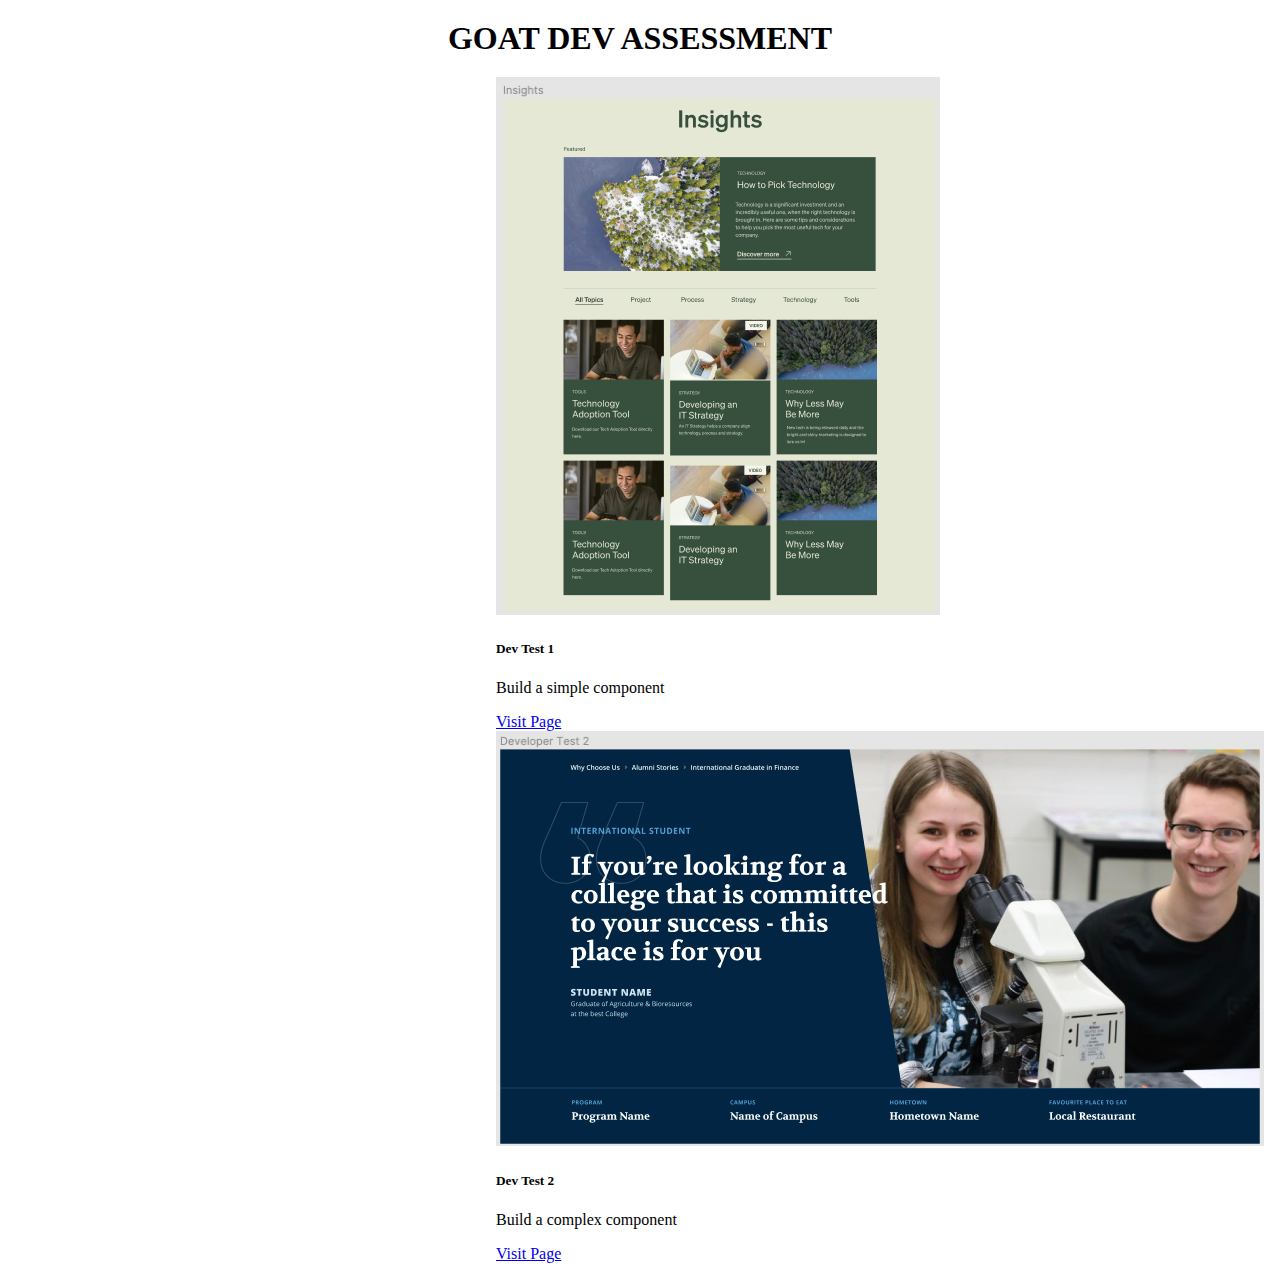
<file: index.html>
<!DOCTYPE html>
<html lang="en">
<head>
    <meta charset="UTF-8">
    <meta http-equiv="X-UA-Compatible" content="IE=edge">
    <meta name="viewport" content="width=device-width, initial-scale=1.0">
    <link href="https://cdn.jsdelivr.net/npm/bootstrap@5.0.1/dist/css/bootstrap.min.css" 
        rel="stylesheet" integrity="sha384-+0n0xVW2eSR5OomGNYDnhzAbDsOXxcvSN1TPprVMTNDbiYZCxYbOOl7+AMvyTG2x" crossorigin="anonymous">
    <link rel="stylesheet" href="homepage.css">
    <link rel="preconnect" href="https://fonts.gstatic.com">
    <link href="https://fonts.googleapis.com/css2?family=Open+Sans&display=swap" rel="stylesheet">
    <title>Goat Technical Test</title>
</head>
<body>
    <h1>GOAT DEV ASSESSMENT</h1>
    <div class="row container-fluid m-auto">
        <div class="col-md-6">
            <div class="card" style="width: 18rem;">
                <img src="/dev_test_1/images/screenshot.png" class="card-img-top" alt="Screenshot of Dev Test 1">
                <div class="card-body">
                  <h5 class="card-title">Dev Test 1</h5>
                  <p class="card-text">Build a simple component</p>
                  <a href="/dev_test_1/dev1.html">Visit Page</a>
                </div>
              </div>
        </div>
        <div class="col-md-6">
            <div class="card" style="width: 18rem;">
                <img src="/dev_test_2/images/devtest2.png" class="card-img-top" alt="Screenshot of Dev Test 1">
                <div class="card-body">
                  <h5 class="card-title">Dev Test 2</h5>
                  <p class="card-text">Build a complex component</p>
                  <a href="/dev_test_2/dev2.html">Visit Page</a>
                </div>
              </div>
        </div>
    </div>
    

</body>
</html>
</file>
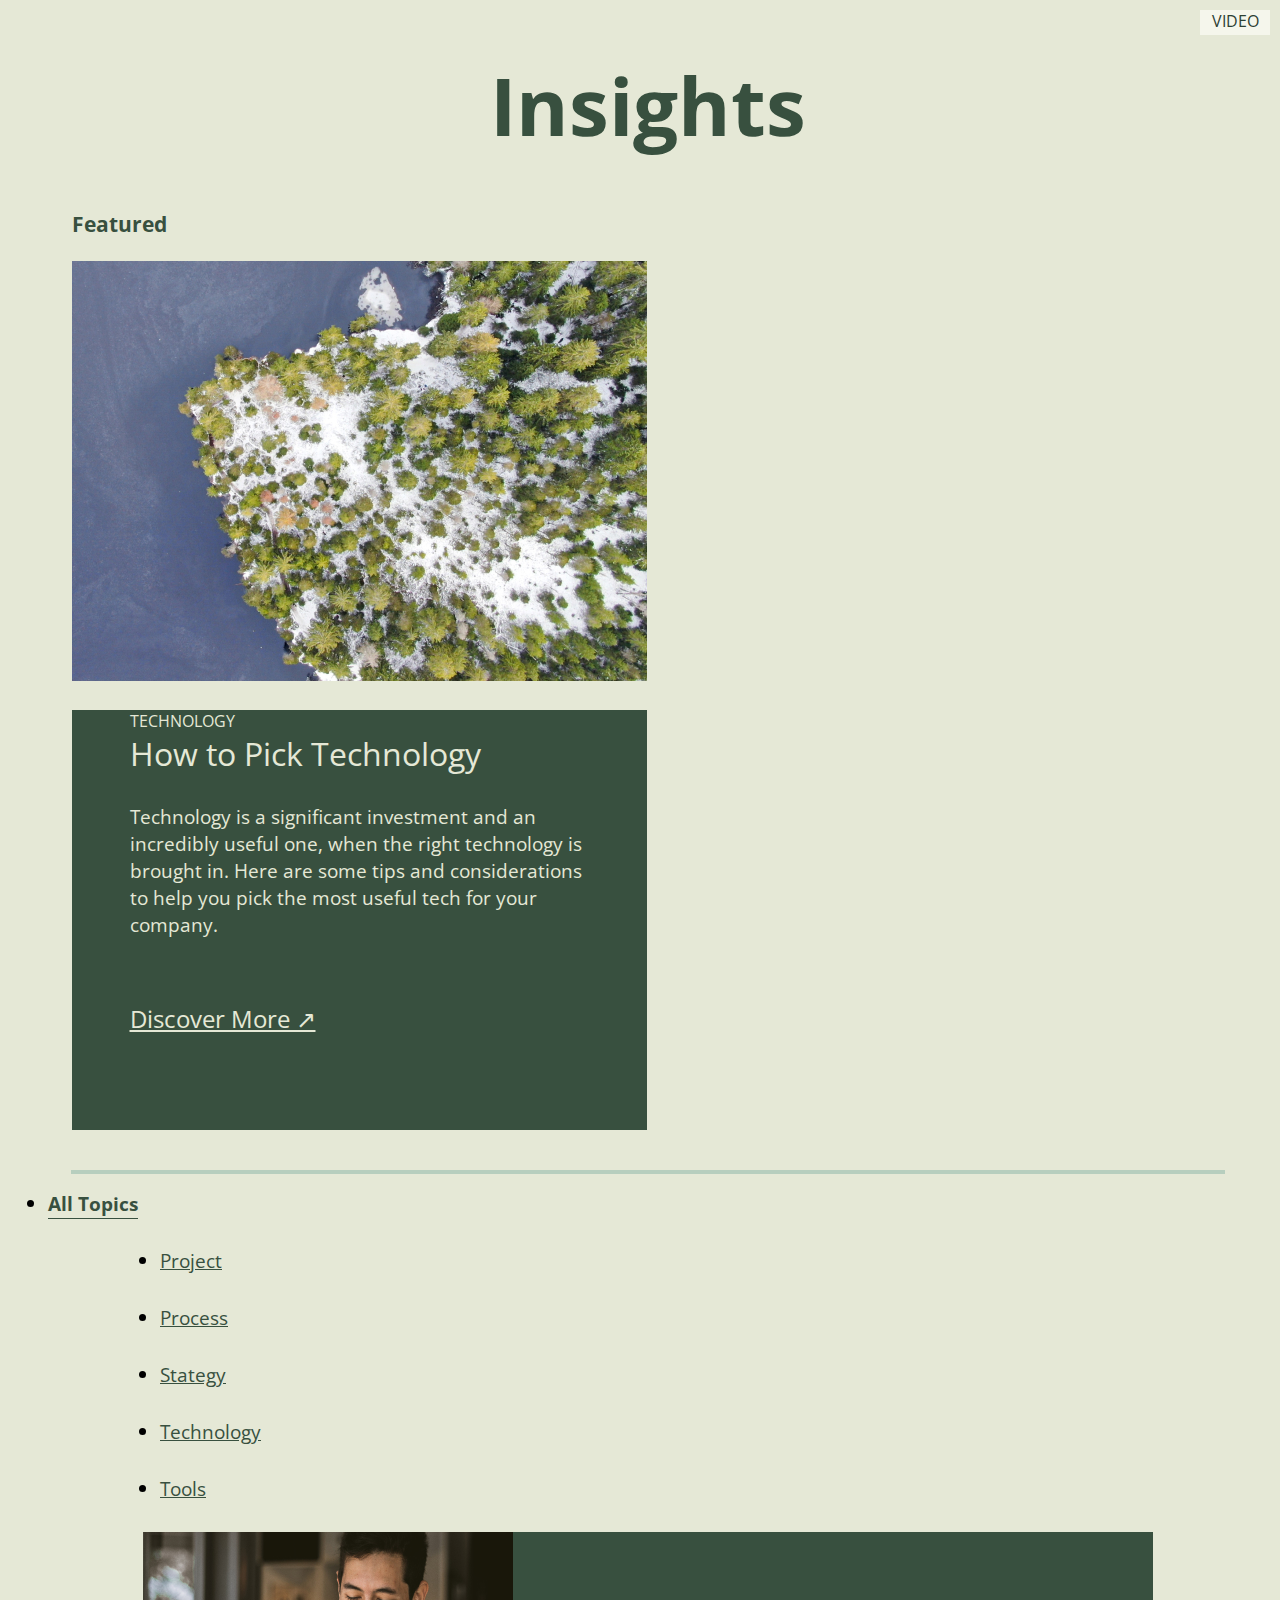
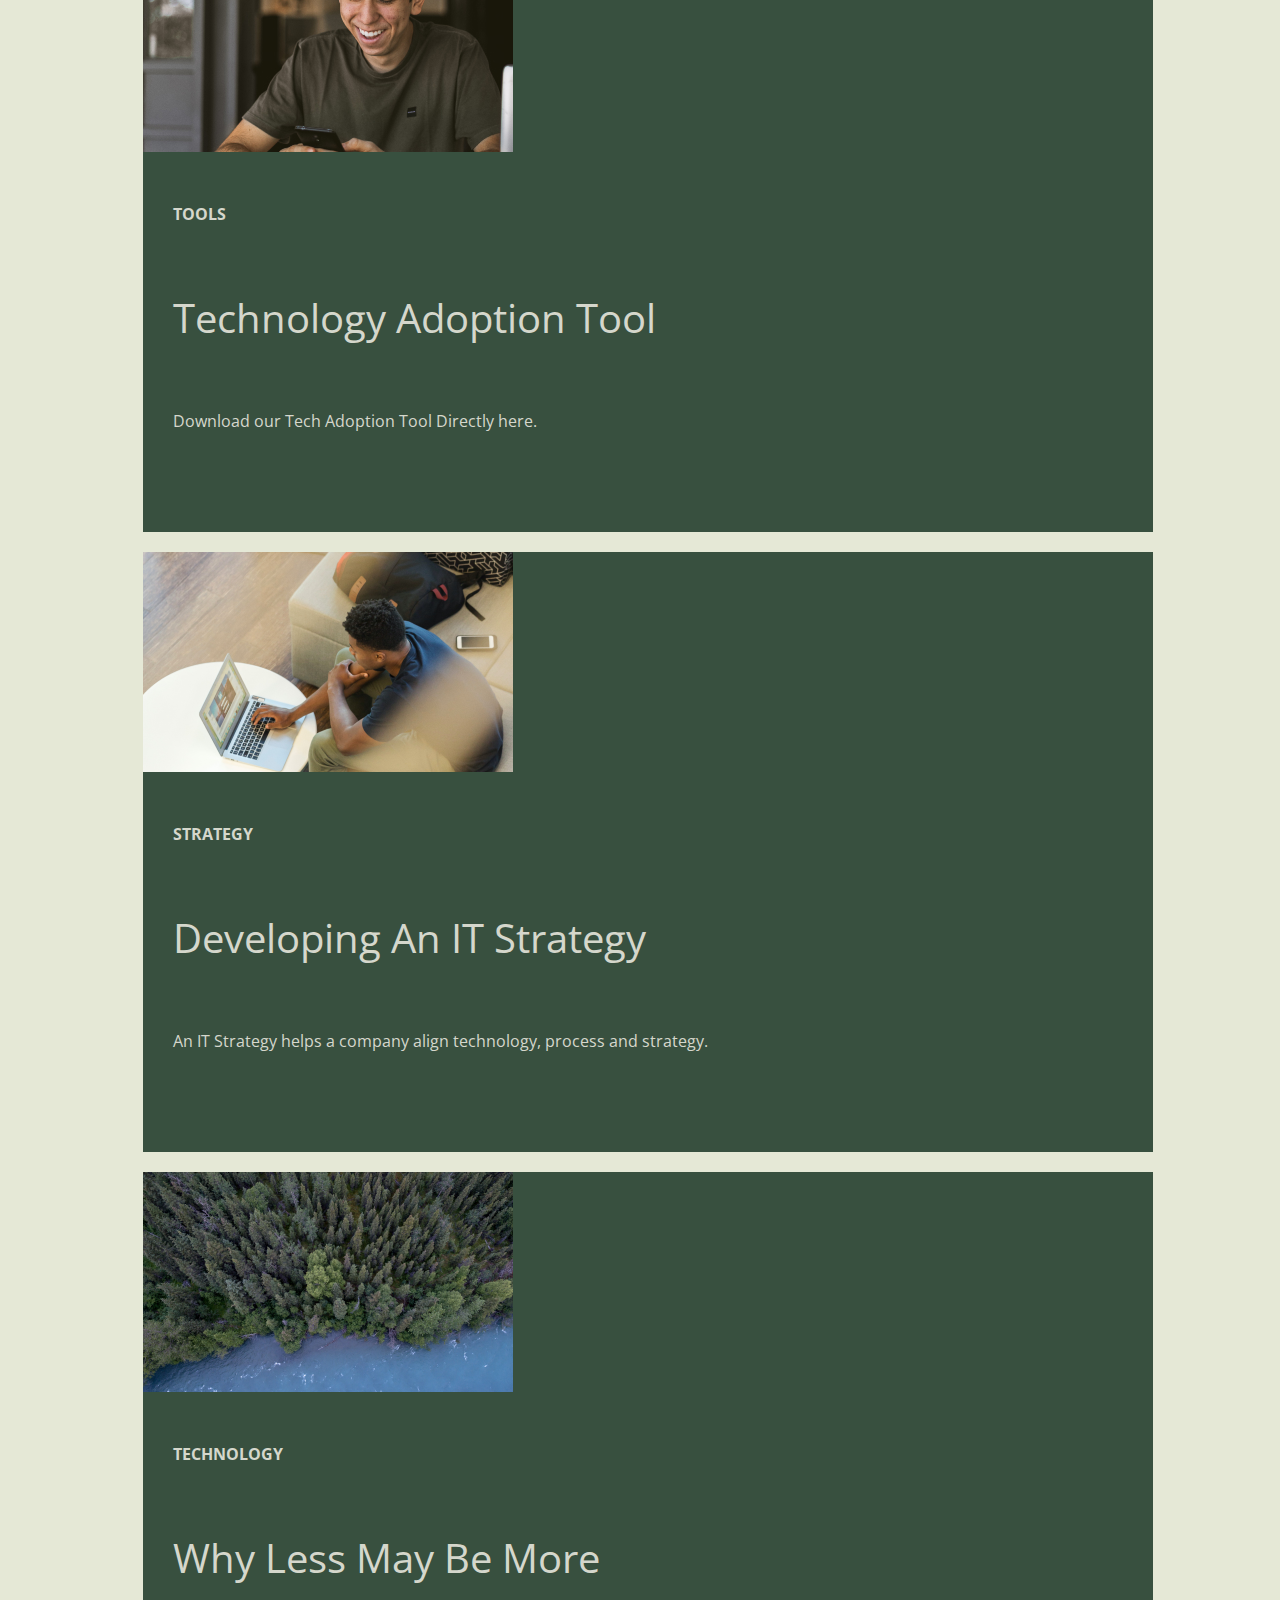
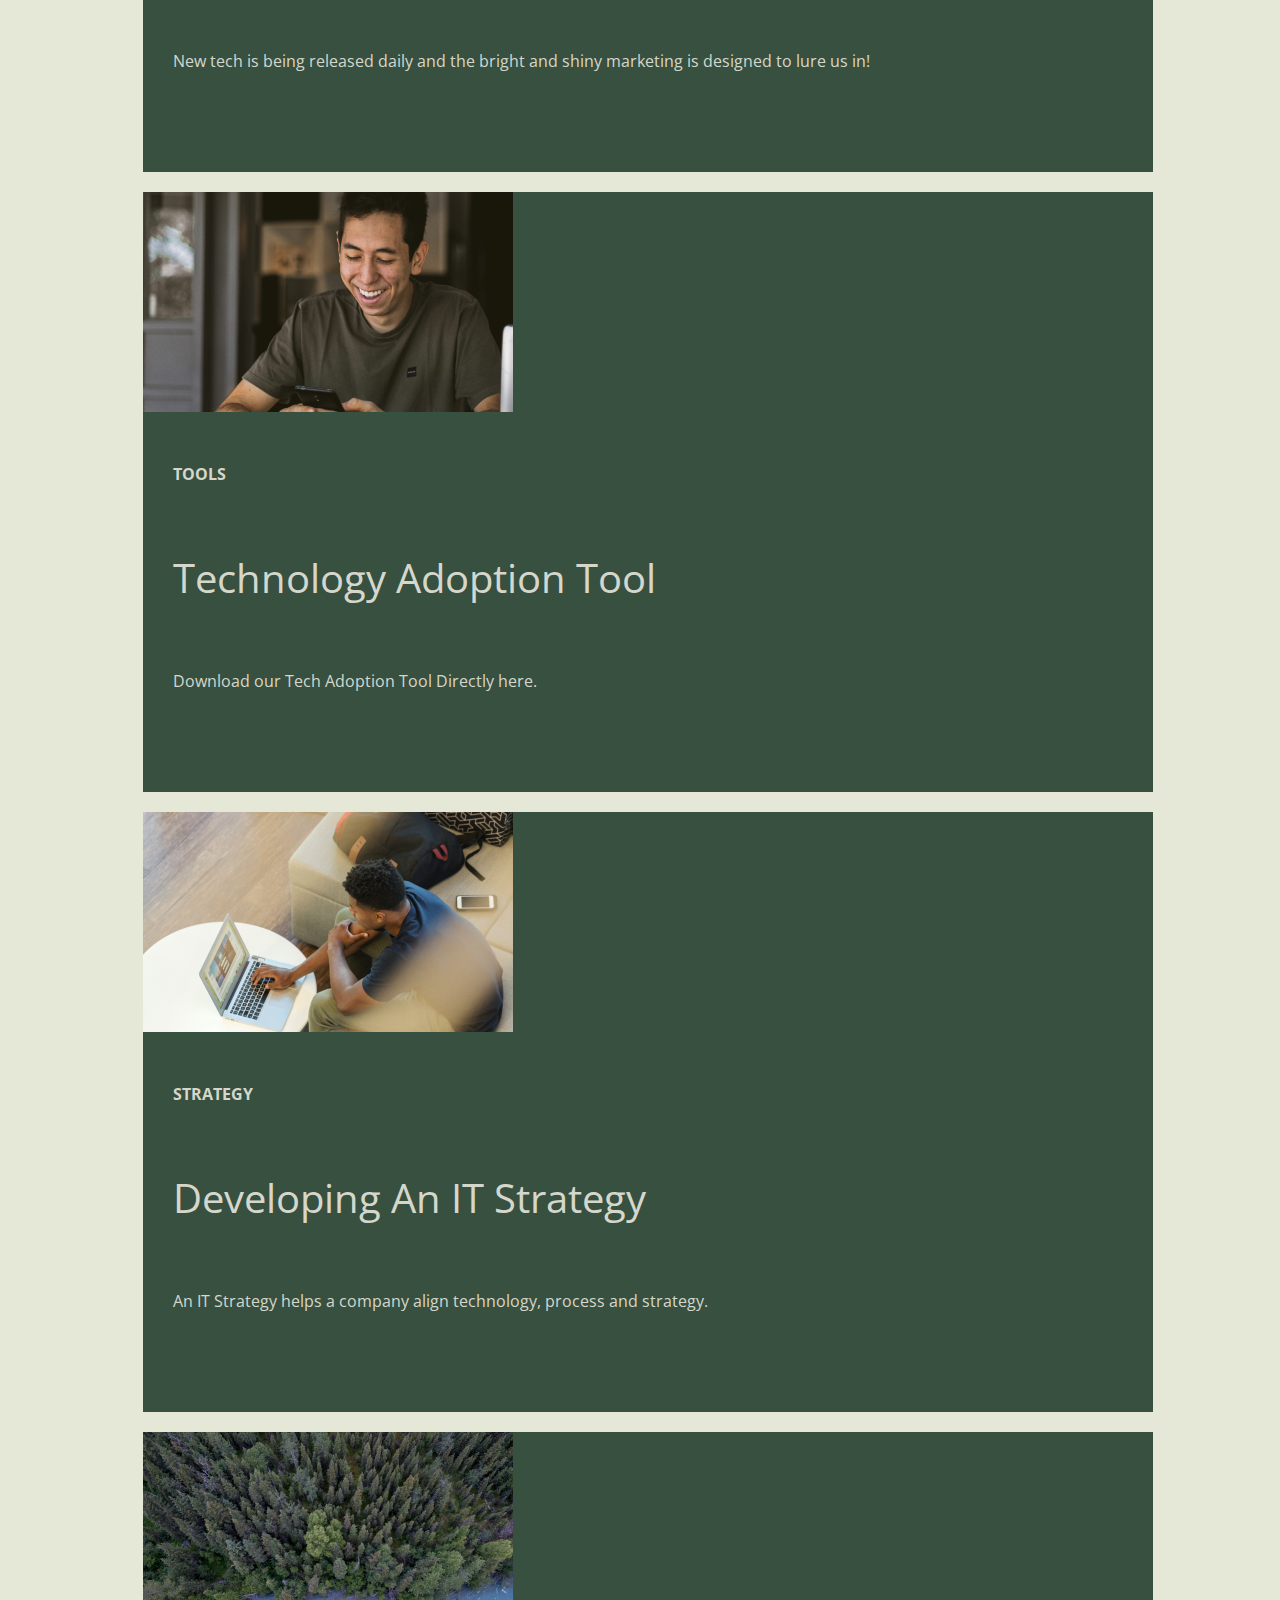
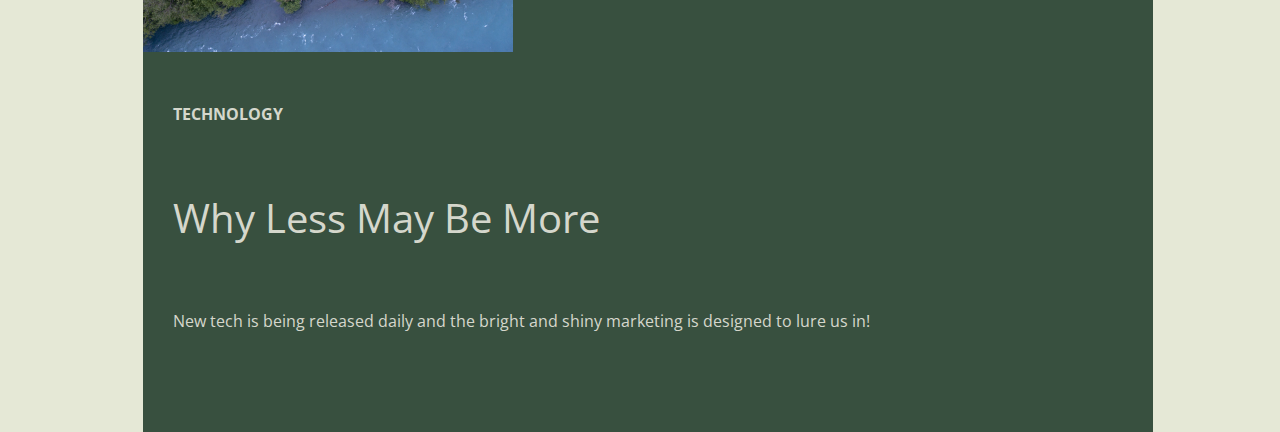
<file: dev_test_1/dev1.html>
<!DOCTYPE html>
<html lang="en">
<head>
    <meta charset="UTF-8">
    <meta http-equiv="X-UA-Compatible" content="IE=edge">
    <meta name="viewport" content="width=device-width, initial-scale=1.0">
    <!-- bootstrap link -->
    <link href="https://cdn.jsdelivr.net/npm/bootstrap@5.0.1/dist/css/bootstrap.min.css" 
        rel="stylesheet" integrity="sha384-+0n0xVW2eSR5OomGNYDnhzAbDsOXxcvSN1TPprVMTNDbiYZCxYbOOl7+AMvyTG2x" crossorigin="anonymous">
    <link rel="stylesheet" href="/dev_test_1/assets/css/dev1.css">
    <!-- google font -->
    <link rel="preconnect" href="https://fonts.gstatic.com">
    <link href="https://fonts.googleapis.com/css2?family=Open+Sans&display=swap" rel="stylesheet">
    <title>Developer Test 1</title>
</head>
<body>
    <h1>Insights</h1>

    <!-- FEAUTURE ROW-->
    <div class="row g-0 featuredRow">
        <h3>Featured</h3>
        <div class="col-md-6">
        <img src="/dev_test_1/images/nathan-queloz-go2HQcWV6iw-unsplash 1.jpg">
        </div>
        <div class="col-md-6 techCol">
            <p>Technology</p>
            <p>How to Pick Technology</p>
            <p>Technology is a significant investment and an incredibly useful one, when the right technology is brought in.
                Here are some tips and considerations to help you pick the most useful tech for your company.
            </p>
            <a href="#">Discover More &#8599;</a>
        </div>
    </div>
    <!-- CATEGORY MENU -->
    <hr>
    <nav class="navbar navbar-expand-sm w-90 m-auto">
        <div class="container-fluid">
            <ul class="navbar-nav mx-auto">
              <li class="nav-item">
                <a class="nav-link active" aria-current="page" href="#">All Topics</a>
              </li>
              <li class="nav-item">
                <a class="nav-link" href="#">Project</a>
              </li>
              <li class="nav-item">
                <a class="nav-link" href="#">Process</a>
              </li>
              <li class="nav-item">
                <a class="nav-link" href="#">Stategy</a>
              </li>
              <li class="nav-item">
                <a class="nav-link" href="#">Technology</a>
              </li>
              <li class="nav-item">
                <a class="nav-link" href="#">Tools</a>
              </li>
            </ul>
        </div>
      </nav>

      <!-- INSIGHT CARDS -->
      <div class="row g-0 insightsRow"> 
          <div class="col-md-4 g-0">
            <div class="card">
                <img src="/dev_test_1/images/Mask Group.jpg" class="card-img-top" alt="...">
                <div class="card-body">
                  <h5 class="card-category">Tools</h5>
                  <p class="card-title">Technology Adoption Tool</p>
                  <p class="card-text">Download our Tech Adoption Tool Directly here.</p>
                </div>
              </div>
          </div>
          <div class="col-md-4 g-0">
            <div class="card">
                <img src="/dev_test_1/images/Image.png" class="card-img-top" alt="...">
                <span>Video</span>
                <div class="card-body">
                  <h5 class="card-category">Strategy</h5>
                  <p class="card-title">Developing an IT Strategy</p>
                  <p class="card-text">An IT Strategy helps a company align technology, process and strategy.</p>
  
                </div>
              </div>
          </div>
          <div class="col-md-4 g-0">
            <div class="card">
                <img src="/dev_test_1/images/Image1.png" class="card-img-top" alt="...">
                <div class="card-body">
                  <h5 class="card-category">Technology</h5>
                  <p class="card-title">Why less may be more</p>
                  <p class="card-text">New tech is being released daily and the bright and 
                      shiny marketing is designed to lure us in!</p>
              </div>
          </div>
      </div>
      <div class="col-md-4 g-0">
        <div class="card">
            <img src="/dev_test_1/images/Mask Group.jpg" class="card-img-top" alt="...">
            <div class="card-body">
              <h5 class="card-category">Tools</h5>
              <p class="card-title">Technology Adoption Tool</p>
              <p class="card-text">Download our Tech Adoption Tool Directly here.</p>
            </div>
          </div>
      </div>
      <div class="col-md-4 g-0">
        <div class="card">
            <img src="/dev_test_1/images/Image.png" class="card-img-top" alt="...">
            <span>Video</span>
            <div class="card-body">
              <h5 class="card-category">Strategy</h5>
              <p class="card-title">Developing an IT Strategy</p>
              <p class="card-text">An IT Strategy helps a company align technology, process and strategy.</p>

            </div>
          </div>
      </div>
      <div class="col-md-4 g-0">
        <div class="card">
            <img src="/dev_test_1/images/Image1.png" class="card-img-top" alt="...">
            <div class="card-body">
              <h5 class="card-category">Technology</h5>
              <p class="card-title">Why less may be more</p>
              <p class="card-text">New tech is being released daily and the bright and 
                  shiny marketing is designed to lure us in!</p>
          </div>
      </div>
      </div>
<!-- JS for bootstrap and popper. -->
<script src="https://cdn.jsdelivr.net/npm/@popperjs/core@2.9.2/dist/umd/popper.min.js" integrity="sha384-IQsoLXl5PILFhosVNubq5LC7Qb9DXgDA9i+tQ8Zj3iwWAwPtgFTxbJ8NT4GN1R8p" crossorigin="anonymous"></script>
<script src="https://cdn.jsdelivr.net/npm/bootstrap@5.0.1/dist/js/bootstrap.min.js" integrity="sha384-Atwg2Pkwv9vp0ygtn1JAojH0nYbwNJLPhwyoVbhoPwBhjQPR5VtM2+xf0Uwh9KtT" crossorigin="anonymous"></script>
</body>
</html>
</file>
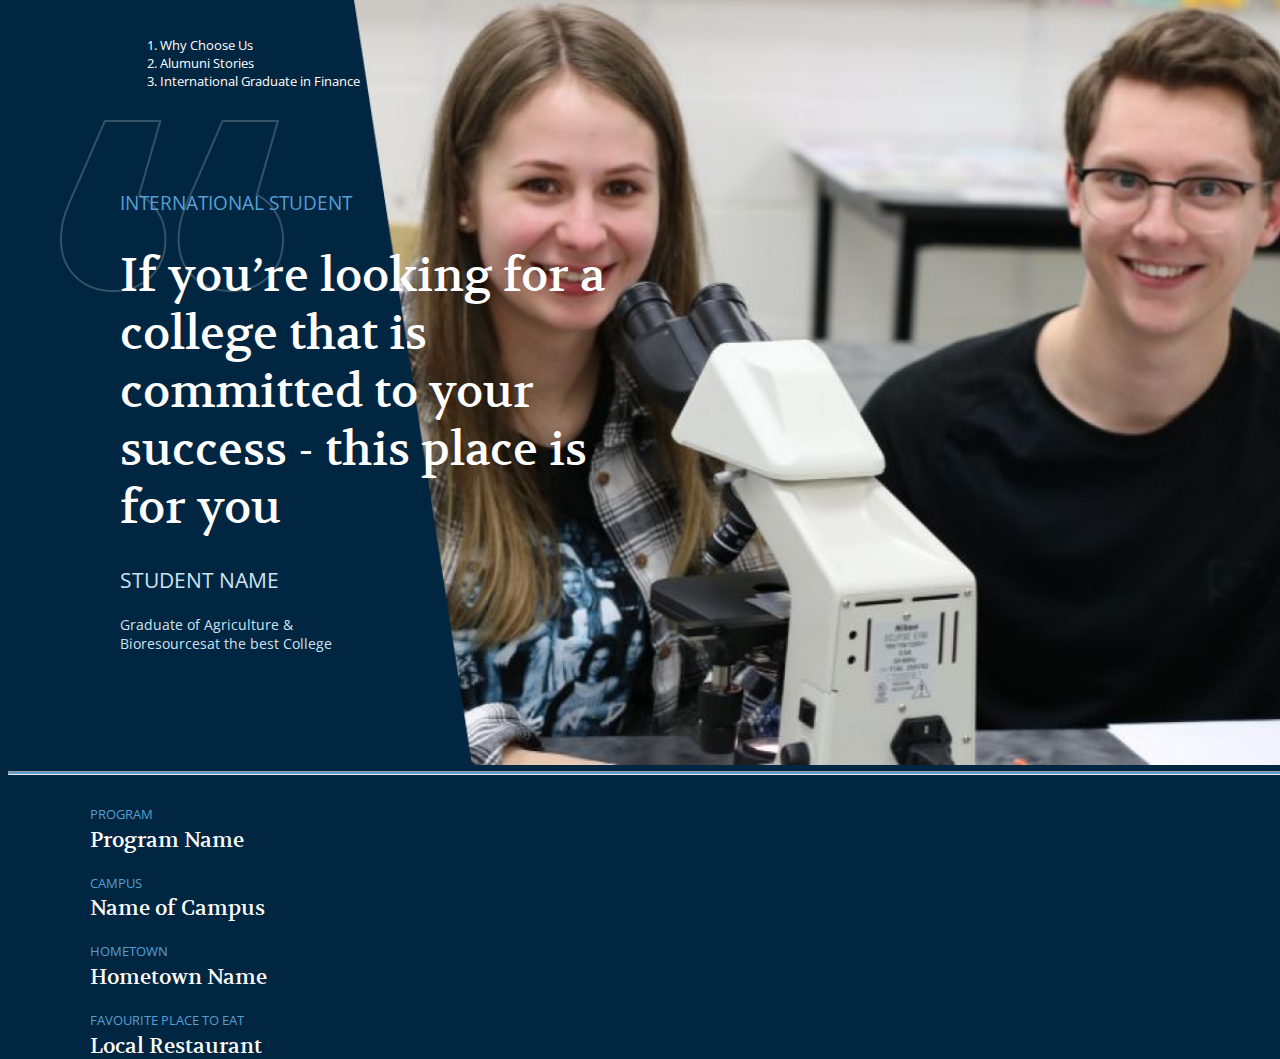
<file: dev_test_2/dev2.html>
<!DOCTYPE html>
<html lang="en">
<head>
    <meta charset="UTF-8">
    <meta http-equiv="X-UA-Compatible" content="IE=edge">
    <meta name="viewport" content="width=device-width, initial-scale=1.0">
    <!--bootstrap link-->
    <link href="https://cdn.jsdelivr.net/npm/bootstrap@5.0.1/dist/css/bootstrap.min.css" 
        rel="stylesheet" integrity="sha384-+0n0xVW2eSR5OomGNYDnhzAbDsOXxcvSN1TPprVMTNDbiYZCxYbOOl7+AMvyTG2x" crossorigin="anonymous">
    <link rel="stylesheet" href="/dev_test_2/assets/css/dev2.css">
    <!--Opens sans and Volkhov font -->
    <link rel="preconnect" href="https://fonts.gstatic.com">
<link href="https://fonts.googleapis.com/css2?family=Open+Sans&family=Volkhov&display=swap" rel="stylesheet">
    <title>Developer Test 1</title>
</head>
<body>
<!-- Image of students -->
    <div>
        <img src="/dev_test_2/images/image6.png" class="students">
    </div>
<!-- breadcrumbs -->
<nav style="--bs-breadcrumb-divider: url(&#34;data:image/svg+xml,%3Csvg xmlns='http://www.w3.org/2000/svg' width='8' height='8'%3E%3Cpath d='M2.5 0L1 1.5 3.5 4 1 6.5 2.5 8l4-4-4-4z' fill='whitesmoke'/%3E%3C/svg%3E&#34;);" aria-label="breadcrumb">
    <ol class="breadcrumb">
      <li class="breadcrumb-item">Why Choose Us</li>
      <li class="breadcrumb-item active" aria-current="page">Alumuni Stories</li>
      <li class="breadcrumb-item active" aria-current="page">International Graduate in Finance</li>
    </ol>
  </nav>
<!--Healine-->
<img src="/dev_test_2/images/Headline.png" class="quotes">

<div class="headline">
    <p>international student</p>
    <p>If you’re looking for a college that is committed to your success - this place is for you</p>
    <p>student name</p>
    <p>Graduate of Agriculture & Bioresourcesat the best College</p>
</div>

<!-- line at bottom of image -->
<hr>

<!--Frame 1, 2, 3 & 4 -->
<div class="row container-fluid frameRow">
    <div class="col-md-3">
        <p>Program</p>
        <p>Program Name</p>
    </div>
    <div class="col-md-3">
        <p>Campus</p>
        <p>Name of Campus</p>
    </div>
    <div class="col-md-3">
        <p>hometown</p>
        <p>Hometown Name</p>
    </div>
    <div class="col-md-3">
        <p>Favourite place to eat</p>
        <p>Local Restaurant</p>
    </div>
</div>


<!-- JS for bootstrap and popper. -->
<script src="https://cdn.jsdelivr.net/npm/@popperjs/core@2.9.2/dist/umd/popper.min.js" integrity="sha384-IQsoLXl5PILFhosVNubq5LC7Qb9DXgDA9i+tQ8Zj3iwWAwPtgFTxbJ8NT4GN1R8p" crossorigin="anonymous"></script>
<script src="https://cdn.jsdelivr.net/npm/bootstrap@5.0.1/dist/js/bootstrap.min.js" integrity="sha384-Atwg2Pkwv9vp0ygtn1JAojH0nYbwNJLPhwyoVbhoPwBhjQPR5VtM2+xf0Uwh9KtT" crossorigin="anonymous"></script>
</body>
</html>
</file>
<file: homepage.css>
h1{
    text-align: center;
    margin: 20px;
}

.card {
    margin: auto;
    border-radius: 0;
}
</file>
<file: dev_test_1/assets/css/dev1.css>
/* background color for body of html doc */
body{
    background-color: #E5E8D6;
    font-family: 'Open Sans', sans-serif;
    height: 100vh;
    width: 100vw;
}

/* sets css styling for insights header */
h1{
    font-family: 'Open Sans', sans-serif;
    color: #38503F;
    font-size: 5rem;
    line-height: 101px;
    text-align: center;
}

/* FEATURED ROW */
.featuredRow{
    width: 90%;
    margin: auto;
    justify-content: center;
    margin-top: 20px; 
}

.featuredRow h3 {
    font-size: 1.3rem;
    line-height: 2rem;
    color: #38503F;
    width: 1150px; 
}

.featuredRow .col-md-6 {
    height: 420px;
    width: 575px; /* height and width parameters taken of figma */
}
/* featured info on technology */
.techCol{
    background-color: #38503F;
}

.techCol p {
    color: #E5E8D6;
    width: 80%;
    margin: auto;
}

.techCol p:nth-child(1) {
    text-transform: uppercase;
    font-size: 1rem;
    margin-top: 5%;
}

.techCol p:nth-child(2) {
    font-size: 2rem;
}

.techCol p:nth-child(3) {
    font-size: 1.2rem;
    margin-top: 5%;
}

.techCol a {
    text-decoration: underline;
    color: #E5E8D6;
    font-size: 1.5rem;
    line-height: 1.5rem;
    width: 80%;
    margin: 12% auto auto;
    display: block;
}

.techCol a:hover{
    text-decoration: underline;
}


/* CATEGORY MENU */

hr {
    margin: 40px auto 10px;
    width: 1150px;
    border: 2px solid #B7CEBE;
}

.nav-item {
    margin-left: 7rem;
    font-size: 1.2rem;
    margin-bottom: 30px;
}

.nav-item:first-child{
    margin-left: 0px;
    text-decoration: underline;
    font-weight: bold;
    text-underline-offset: 7px;
}

.nav-item a {
    color: #38503F;
}

.nav-item a:hover {
    color: #38503F;
    text-decoration: underline;
    font-weight: 1000;
}


/* -- INSIGHTS ROW --*/

.insightsRow{
    margin-top: 50px;
    margin: auto;
    width: 83%;
}

.card{
    background-color: #38503F;
    margin: 10px auto 20px;
    border-radius: 0;
    border: none;
    width: 95%;
    min-height: 600px;
   
} 

.card-category{
    text-transform: uppercase;
    font-size: 1rem;
    color: #D5D7CC;
    padding: 20px 30px 5px;
}

.card-title{
    text-transform: capitalize;
    font-size: 2.5rem;
    color: #D5D7CC;
    padding: 20px 30px 5px;
}

.card-text{
    font-size: 1rem;
    color: #D5D7CC;
    padding: 20px 30px 5px;
}

.card span {
    background-color: #F5F6EC;
    width: 70px !important;
    color: #2D4033;
    position: absolute;
    top: 10px;
    right: 10px;
    text-align: center;
    text-transform: uppercase;
    font-family: 'Open Sans', sans-serif;
    height: 25px;
    font-size: 1rem;
}


/*-- media queries for smaller screens --*/
@media only screen and (max-width: 767px) {
    /* background color for body of html doc */
body{
    background-color: #E5E8D6;
    font-family: 'Open Sans', sans-serif;
}

/* sets css styling for insights header */
h1{
    font-family: 'Open Sans', sans-serif;
    color: #38503F;
    font-size: 3rem;
    text-align: center;
}

/* FEATURED ROW */
.featuredRow h3 {
    font-size: 0.9rem;
    color: #38503F;
    width: 80%;  
}

.featuredRow .col-md-6 {
    width: 80%; 
    height: 300px;
}

.col-md-6 img {
    height: 300px;
    width: 100%;
}

.techCol{
    background-color: #38503F;
    height: 300px;
}

.techCol p {
    color: #E5E8D6;
    width: 80%;
    margin: auto;
}

.techCol p:nth-child(1) {
    text-transform: uppercase;
    font-size: 0.7rem;
    margin-top: 5%;
}

.techCol p:nth-child(2) {
    font-size: 1.2rem;
}

.techCol p:nth-child(3) {
    font-size: 0.7rem;
    margin-top: 5%;
}

.techCol a {
    text-decoration: underline;
    color: #E5E8D6;
    font-size: 1.2rem;
    line-height: 1.5rem;
    width: 80%;
    margin: 12% auto auto;
    display: block;
}

.techCol a:hover{
    text-decoration: underline;
}


/* CATEGORY MENU */

hr {
    margin: 40px auto 10px;
    width: 100vw;
    border: 2px solid #B7CEBE;
}
.navbar-nav {
    margin: auto;
    display: flex !important;
    flex-direction: row;
}

.nav-item {
    font-size: 0.6rem;
    margin: 10px 15px;
}

.nav-item a {
    color: #38503F;
}

.nav-item a:hover {
    color: #38503F;
    text-decoration: underline;
    font-weight: 1000;
}

.nav-item:first-child {
    text-decoration: underline;
    font-weight: bold;
    text-underline-offset: 7px;
}


/* -- INSIGHTS ROW --*/

.insightsRow{
    margin-top: 50px;
    margin: auto;
    width: 80%;
}

.card{
    background-color: #38503F;
    margin: 10px auto 20px;
    border-radius: 0;
    border: none;
    width: 90%;
    min-height: 350px;
   
} 

.card-category{
    text-transform: uppercase;
    font-size: 0.7rem;
    color: #D5D7CC;
    padding: 5px 15px;
}

.card-title{
    text-transform: capitalize;
    font-size: 1.2rem;
    color: #D5D7CC;
    padding: 5px 15px;
}

.card-text{
    font-size: 0.7rem;
    color: #D5D7CC;
    padding: 5px 15px;
}
}
/*-- media queries for ipad --*/
@media only screen and (min-device-width: 768px) and (max-device-width: 1024px){
    body{
        background-color: #E5E8D6;
        font-family: 'Open Sans', sans-serif;
    }
    
    /* sets css styling for insights header */
    h1{
        font-family: 'Open Sans', sans-serif;
        color: #38503F;
        font-size: 4rem;
        text-align: center;
    }
    
    /* FEATURED ROW */
    .featuredRow h3 {
        font-size: 0.9rem;
        color: #38503F;
        width: 80%;  
    }
    
    .featuredRow .col-md-6 {
        width: 80%; 
        height: 300px;
    }
    
    .col-md-6 img {
        height: 300px;
        width: 100%;
    }
    
    .techCol{
        background-color: #38503F;
        height: 300px;
    }
    
    .techCol p {
        color: #E5E8D6;
        width: 80%;
        margin: auto;
    }
    
    .techCol p:nth-child(1) {
        text-transform: uppercase;
        font-size: 1rem;
        margin-top: 5%;
    }
    
    .techCol p:nth-child(2) {
        font-size: 1.5rem;
    }
    
    .techCol p:nth-child(3) {
        font-size: 1rem;
        margin-top: 5%;
    }
    
    .techCol a {
        text-decoration: underline;
        color: #E5E8D6;
        font-size: 1.5rem;
        line-height: 1.5rem;
        width: 80%;
        margin: 5% auto auto;
        display: block;
    }
    
    .techCol a:hover{
        text-decoration: underline;
    }
    
    
    /* CATEGORY MENU */
    
    hr {
        margin: 40px auto 10px;
        width: 100vw;
        border: 2px solid #B7CEBE;
    }
    .navbar-nav {
        margin: auto;
        display: flex !important;
        flex-direction: row;
    }
    
    .nav-item {
        font-size: 1rem;
        margin: 10px 15px;
    }
    
    .nav-item a {
        color: #38503F;
    }
    
    .nav-item a:hover {
        color: #38503F;
        text-decoration: underline;
        font-weight: 1000;
    }
    
    .nav-item:first-child {
        text-decoration: underline;
        font-weight: bold;
        text-underline-offset: 7px;
    }
    
    /* -- INSIGHTS ROW --*/
    
    .insightsRow{
        margin-top: 50px;
        margin: auto;
        width: 80%;
    }
    
    .card{
        background-color: #38503F;
        margin: 10px auto 20px;
        border-radius: 0;
        border: none;
        width: 90%;
        min-height: 400px;
       
    } 
    
    .card-category{
        text-transform: uppercase;
        font-size: 1rem;
        color: #D5D7CC;
        padding: 10px 15px 5px;
    }
    
    .card-title{
        text-transform: capitalize;
        font-size: 1.5rem;
        color: #D5D7CC;
        padding: 10px 15px 5px;
    }
    
    .card-text{
        font-size: 0.7rem;
        color: #D5D7CC;
        padding: 10px 15px 5px;
    }
}
</file>
<file: dev_test_2/assets/css/dev2.css>
/* font-family: 'Open Sans', sans-serif;
font-family: 'Volkhov', serif; */

body {
    height: 100vh;
    width: 100vw;
    background-color: #012641;
}
/* image of the two students */
.students {
    height: 85%;
    position: absolute;
    top: 0;
    right: 0;
}
/* breadcrumb navigation */
nav {
    position: absolute;
    top: 20px;
    left: 120px;
    color: white !important;
}


.breadcrumb-item {
    font-family: 'Open Sans', sans-serif !important;
    color: white !important;
    font-size: 0.8rem !important;
}
/* quotation marks */
.quotes {
    position: absolute;
    top: 120px;
    left: 60px;
}
/* main text */
.headline {
    position: absolute;
    top: 170px;
    left: 120px;
    width: 40%;
}

.headline p:nth-child(1) {
    color: #569FD3;
    text-transform: uppercase;
    font-family: 'Open Sans', sans-serif;
    font-size: 1.2rem;
}

.headline p:nth-child(2) {
    color: white;
    font-family: 'Volkhov', serif;
    font-size: 2.9rem;
    margin: 30px 0;
}

.headline p:nth-child(3) {
    color: #CDE3F2;
    text-transform: uppercase;
    font-family: 'Open Sans', sans-serif;
    font-size: 1.3rem;
}

.headline p:nth-child(4) {
    color: #CDE3F2;
    font-family: 'Open Sans', sans-serif;
    font-size: 0.9rem;
    width: 50%;
}

hr {
    background-color: #569FD3;
    width: 100%;
    min-height: 2px;
    position: absolute;
    bottom: 13%;
}
/* four frames at the bottom of the page */
.frameRow{
    position: absolute;
    left: 90px;
    bottom: 5px;
    width: 85%;
    height: 100px;
}

.col-md-3 p:nth-child(1) {
    color: #569FD3;
    text-transform: uppercase;
    font-family: 'Open Sans', sans-serif;
    margin-top: 10px;
    font-size: 0.8rem;
}

.col-md-3 p:nth-child(2) {
    color: white;
    font-family: 'Volkhov', serif;
    margin-top: -10px;
    font-size: 1.3rem;
}

/*-- for medium and small screens! --*/
@media only screen and (max-width: 767px) {
    body {
        height: 100vh;
        width: 100vw;
        background-color: #012641;
    }
    
    .students { /*--image of two student --*/
        display: none;
    }
    
    /* -- breadcrumbs at top of page --*/
    nav {
        position: absolute;
        top: 20px;
        left: 10px;
        color: white !important;
    }
    
    
    .breadcrumb-item {
        font-family: 'Open Sans', sans-serif !important;
        color: white !important;
        font-size: 0.6rem !important;
    }
    /*-- quotation image --*/
    .quotes {
        position: absolute;
        top: 60px;
        left: 40px;
        height: 80px;
        width: 120px;
    }
    
    /*-- Headline in quotes --*/
    .headline {
        position: absolute;
        top: 100px;
        left: 70px;
        width: 80%;
    }
    
    .headline p:nth-child(1) {
        color: #569FD3;
        text-transform: uppercase;
        font-family: 'Open Sans', sans-serif;
        font-size: 0.9rem;
    }
    
    .headline p:nth-child(2) {
        color: white;
        font-family: 'Volkhov', serif;
        font-size: 1.2rem;
        margin: 15px 0;
    }
    
    .headline p:nth-child(3) {
        color: #CDE3F2;
        text-transform: uppercase;
        font-family: 'Open Sans', sans-serif;
        font-size: 0.8rem;
    }
    
    .headline p:nth-child(4) {
        color: #CDE3F2;
        font-family: 'Open Sans', sans-serif;
        font-size: 0.5rem;
        width: 50%;
    }
    
    hr {
       display: none;
    }
    
    .frameRow{
        position: absolute;
        left: 45px;
        bottom: 250px;
        width: 85%;
        height: 100px;
    }
    
    .col-md-3 p:nth-child(1) {
        color: #569FD3;
        text-transform: uppercase;
        font-family: 'Open Sans', sans-serif;
        margin-top: 5px;
        font-size: 0.7rem;
    }
    
    .col-md-3 p:nth-child(2) {
        color: white;
        font-family: 'Volkhov', serif;
        margin-top: -10px;
        font-size: 0.9rem;
    }
}

/*-- MEDIA QUERY FOR IPAD --*/

@media only screen and (min-device-width: 768px) and (max-device-width: 1024px){
    body {
        height: 100vh;
        width: 100vw;
        background-color: #012641;
    }
    
    .students { /* image of two student */
        height: 60%;
        width: 60%;
        position: absolute;
        top: 0;
        right: 0;
    }
    
    nav { /*breadcrumb navigation */
        position: absolute;
        top: 20px;
        left: 20px;
        color: white !important;
    }
    
    
    .breadcrumb-item {
        font-family: 'Open Sans', sans-serif !important;
        color: white !important;
        font-size: 0.5rem !important;
    }

    /*quotation marks */
    .quotes {
        position: absolute;
        top: 60px;
        left: 10px;
        width: 150px;
        height: 150px;
    }
    
    /*main text on page */
    .headline {
        position: absolute;
        top: 130px;
        left: 50px;
        width: 40%;
    }
    
    .headline p:nth-child(1) {
        color: #569FD3;
        text-transform: uppercase;
        font-family: 'Open Sans', sans-serif;
        font-size: 1.2rem;
    }
    
    .headline p:nth-child(2) {
        color: white;
        font-family: 'Volkhov', serif;
        font-size: 1.8rem;
        margin: 20px 0;
    }
    
    .headline p:nth-child(3) {
        color: #CDE3F2;
        text-transform: uppercase;
        font-family: 'Open Sans', sans-serif;
        font-size: 1rem;
    }
    
    .headline p:nth-child(4) {
        color: #CDE3F2;
        font-family: 'Open Sans', sans-serif;
        font-size: 0.7rem;
        width: 50%;
    }
    
    hr {
        background-color: #569FD3;
        width: 100%;
        min-height: 2px;
        position: absolute;
        bottom: 38%;
    }
    /* four frames at tthe bottom of the page */
    .frameRow{
        position: absolute;
        left: 20px;
        bottom: 28%;
        width: 90%;
        height: 100px;
    }
    
    .col-md-3 p:nth-child(1) {
        color: #569FD3;
        text-transform: uppercase;
        font-family: 'Open Sans', sans-serif;
        margin-top: 10px;
        font-size: 0.6rem;
    }
    
    .col-md-3 p:nth-child(2) {
        color: white;
        font-family: 'Volkhov', serif;
        margin-top: -10px;
        font-size: 1rem;
    }
  }
</file>
